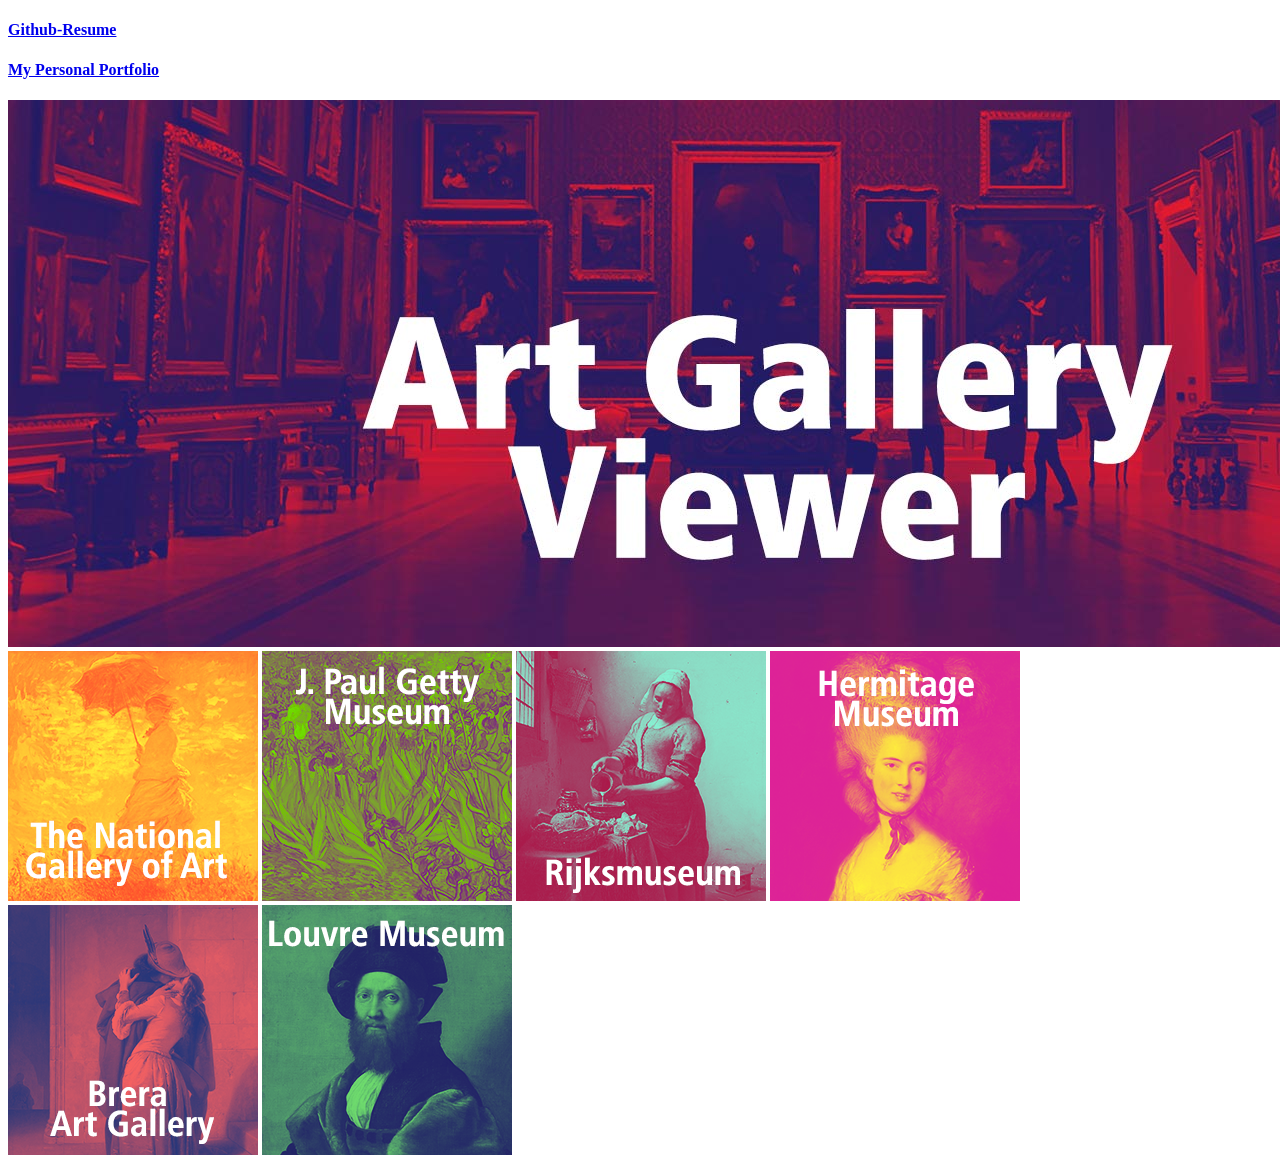
<file: index.html>
<!DOCTYPE html>


    <head>
        <title>CIS-255: Project A</title>
    </head>
<body>
     <h4><a href ="Resume.html">Github-Resume</a></h4>
    <h4><a href ="tjneebportfolio.online">My Personal Portfolio</a></h4>
    <header>
        <img src="images/gallery-header.jpg" alt="gallery header, a picture at the top of the page">
        
    </header>

    <main>

        <a href="gallery1.html"><img src="images/gallery1.png" alt=" "/></a>
        <a href="gallery2.html"><img src="images/gallery2.png" alt=" "/></a>
        <a href="gallery3.html"><img src="images/gallery3.png" alt=" "/></a>
        <a href="gallery4.html"><img src="images/gallery4.png" alt=" "/></a>
        <a href="gallery5.html"><img src="images/gallery5.png" alt=" "/></a>
        <a href="gallery6.html"><img src="images/gallery6.png" alt=" "/></a>

    </main>

</body>
</file>
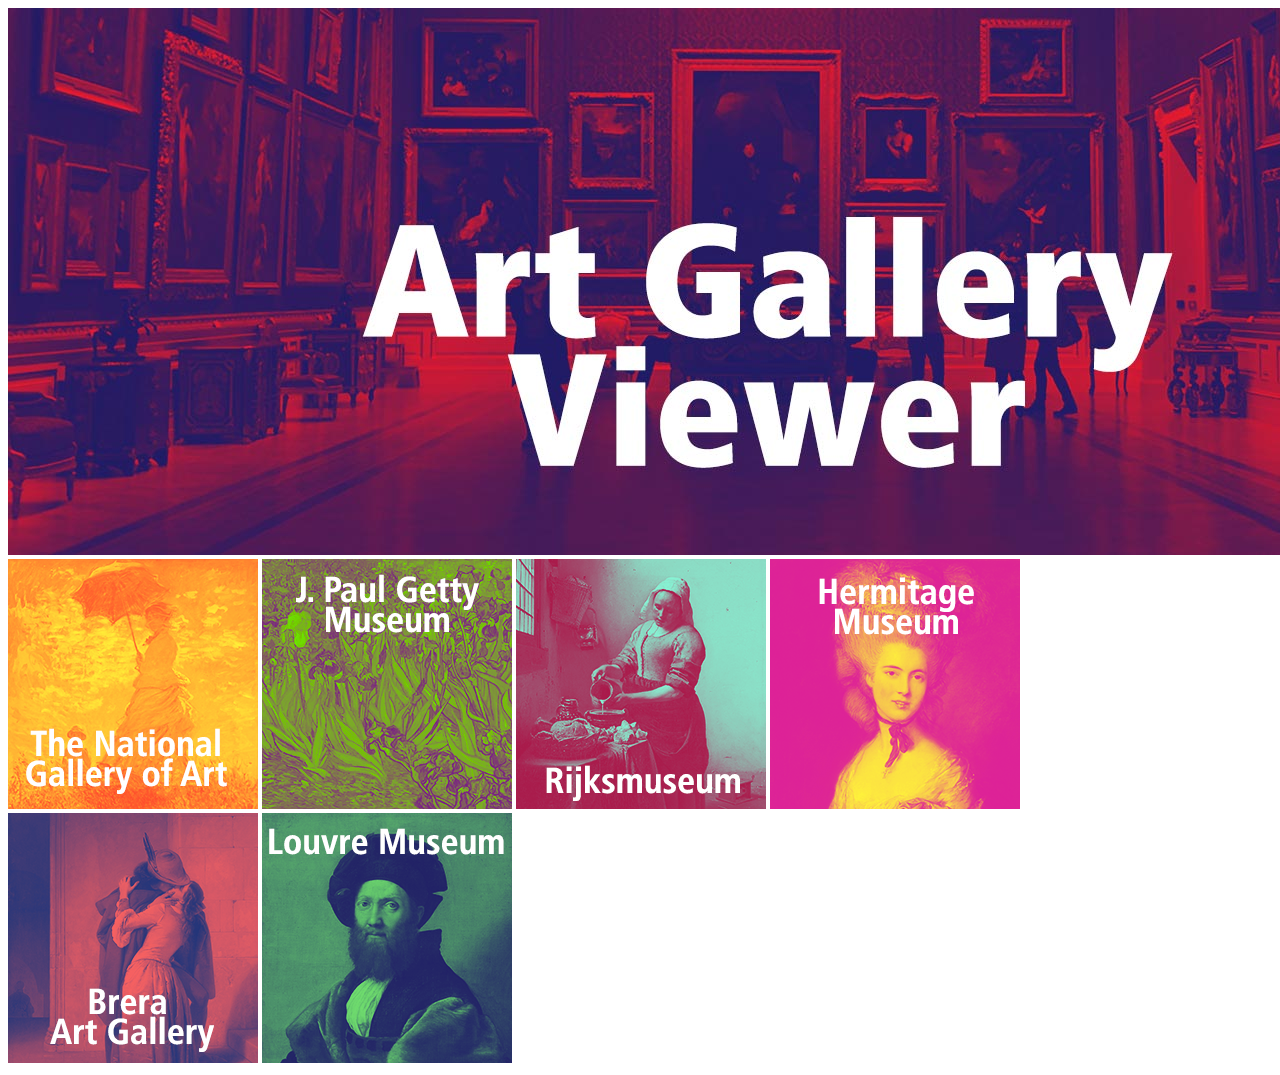
<file: project3/index.html>
<!DOCTYPE html>


    <head>
        <title>CIS-255: Project A</title>
    </head>
<body>
    <header>
        <img src="images/gallery-header.jpg" alt="gallery header, a picture at the top of the page">
        
    </header>

    <main>

        <a href="gallery1.html"><img src="images/gallery1.png" alt=" "/></a>
        <a href="gallery2.html"><img src="images/gallery2.png" alt=" "/></a>
        <a href="gallery3.html"><img src="images/gallery3.png" alt=" "/></a>
        <a href="gallery4.html"><img src="images/gallery4.png" alt=" "/></a>
        <a href="gallery5.html"><img src="images/gallery5.png" alt=" "/></a>
        <a href="gallery6.html"><img src="images/gallery6.png" alt=" "/></a>

    </main>

</body>
</file>
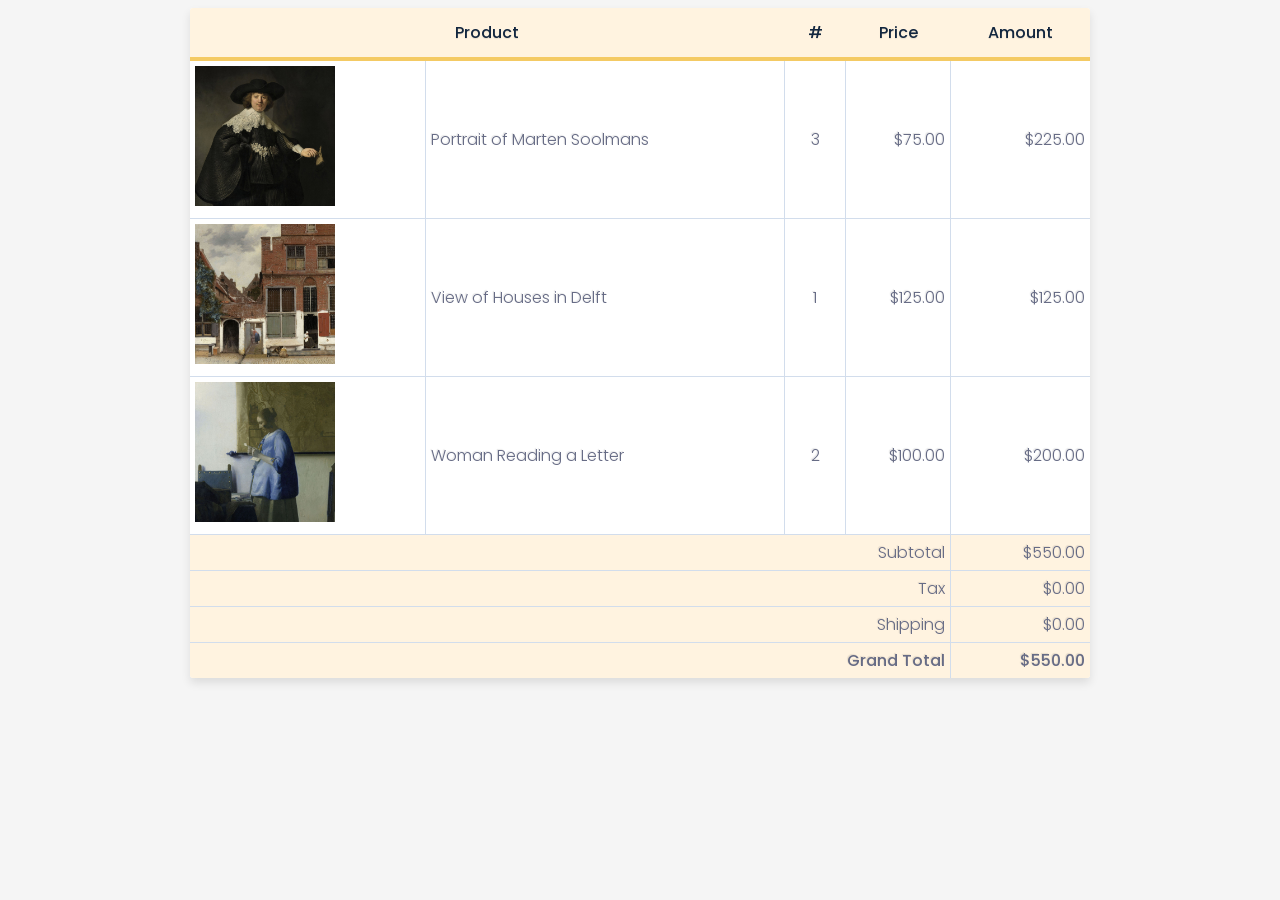
<file: Project8/index.html>
<!DOCTYPE html>
<html lang="en">
<head>
  <meta charset="utf-8" />
  <meta name="viewport" content="width=device-width, initial-scale=1.0" />
  <title>Chapter 08 - Project 01</title>
  <link href="https://fonts.googleapis.com/css2?family=Poppins:wght@300;400;500;600&display=swap" rel="stylesheet">
  <link href="styles.css" rel="stylesheet" />

  <script>
    const cart = [
      {
        product: { title: "Portrait of Marten Soolmans", filename: "105070.jpg", price: 75.0 },
        quantity: 3
      },
      {
        product: { title: "View of Houses in Delft", filename: "106060.jpg", price: 125.0 },
        quantity: 1
      },
      {
        product: { title: "Woman Reading a Letter", filename: "106050.jpg", price: 100.0 },
        quantity: 2
      }
    ];

    function calculateTotal(quantity, price) {
      return quantity * price;
    }

    function outputCartRow(item, total) {
      document.write("<tr>");
      document.write(`<td><img src="${item.product.filename}" width="140"></td>`);
      document.write(`<td>${item.product.title}</td>`);
      document.write(`<td class="center">${item.quantity}</td>`);
      document.write(`<td class="right">$${item.product.price.toFixed(2)}</td>`);
      document.write(`<td class="right">$${total.toFixed(2)}</td>`);
      document.write("</tr>");
    }

    // Prompt user for values
    const tax_rate = prompt('Enter tax rate (e.g., 0.10)');
    const shipping_threshold = prompt('Enter shipping threshold (e.g., 1000)');

    // Safely parse input
    const taxRate = isNaN(parseFloat(tax_rate)) ? 0 : parseFloat(tax_rate);
    const shippingThreshold = isNaN(parseFloat(shipping_threshold)) ? 0 : parseFloat(shipping_threshold);
  </script>
</head>

<body>
  <table class="table-fill">
    <thead>
      <tr>
        <th colspan="2">Product</th>
        <th>#</th>
        <th>Price</th>
        <th>Amount</th>
      </tr>
    </thead>
    <tbody>
      <script>
        let subtotal = 0;

        for (let i = 0; i < cart.length; i++) {
          const item = cart[i];
          const total = calculateTotal(item.quantity, item.product.price);
          subtotal += total;
          outputCartRow(item, total);
        }

        // Calculate shipping
        const shippingCost = subtotal > shippingThreshold ? 0 : 40;
        const tax = subtotal * taxRate;
        const grandTotal = subtotal + tax + shippingCost;

        // Log for debugging (optional)
        console.log("Subtotal:", subtotal);
        console.log("Shipping Threshold:", shippingThreshold);
        console.log("Shipping Cost:", shippingCost);

        // Output totals
        document.write(`<tr class="totals"><td colspan="4">Subtotal</td><td class="right">$${subtotal.toFixed(2)}</td></tr>`);
        document.write(`<tr class="totals"><td colspan="4">Tax</td><td class="right">$${tax.toFixed(2)}</td></tr>`);
        document.write(`<tr class="totals"><td colspan="4">Shipping</td><td class="right">$${shippingCost.toFixed(2)}</td></tr>`);
        document.write(`<tr class="totals"><td colspan="4" class="focus">Grand Total</td><td class="right focus">$${grandTotal.toFixed(2)}</td></tr>`);
      </script>
    </tbody>
  </table>
</body>
</html>
</file>
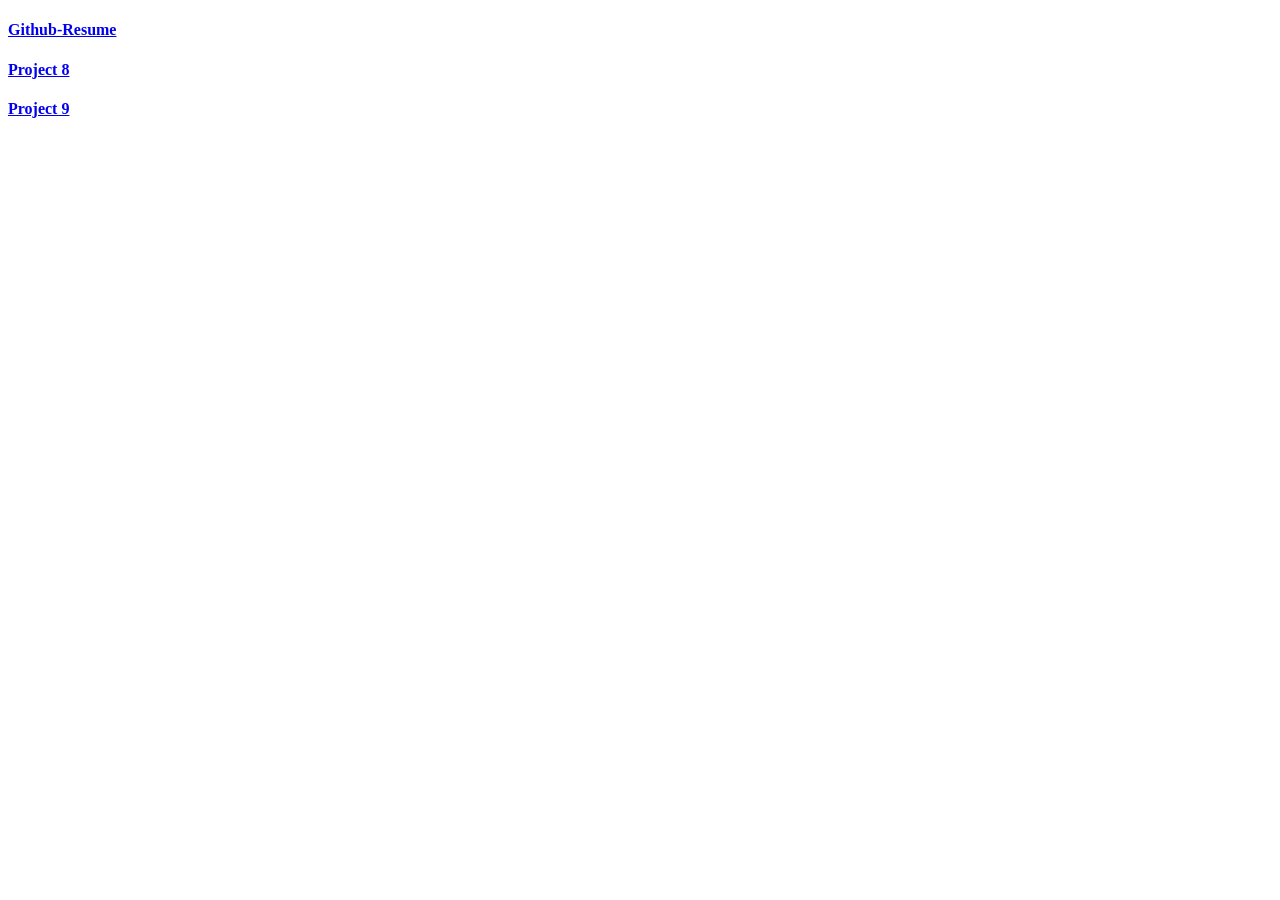
<file: Sites/index.html>
<!DOCTYPE html>


    <head>
        <title>All Sites</title>
    </head>
<body>
  
     <h4><a href ="Resume.html">Github-Resume</a></h4>
     <h4><a href ="/Project8/index.html"> Project 8 </a></h4>
         <h4><a href ="/Project9/index.html"> Project 9 </a></h4>

</body>
</file>
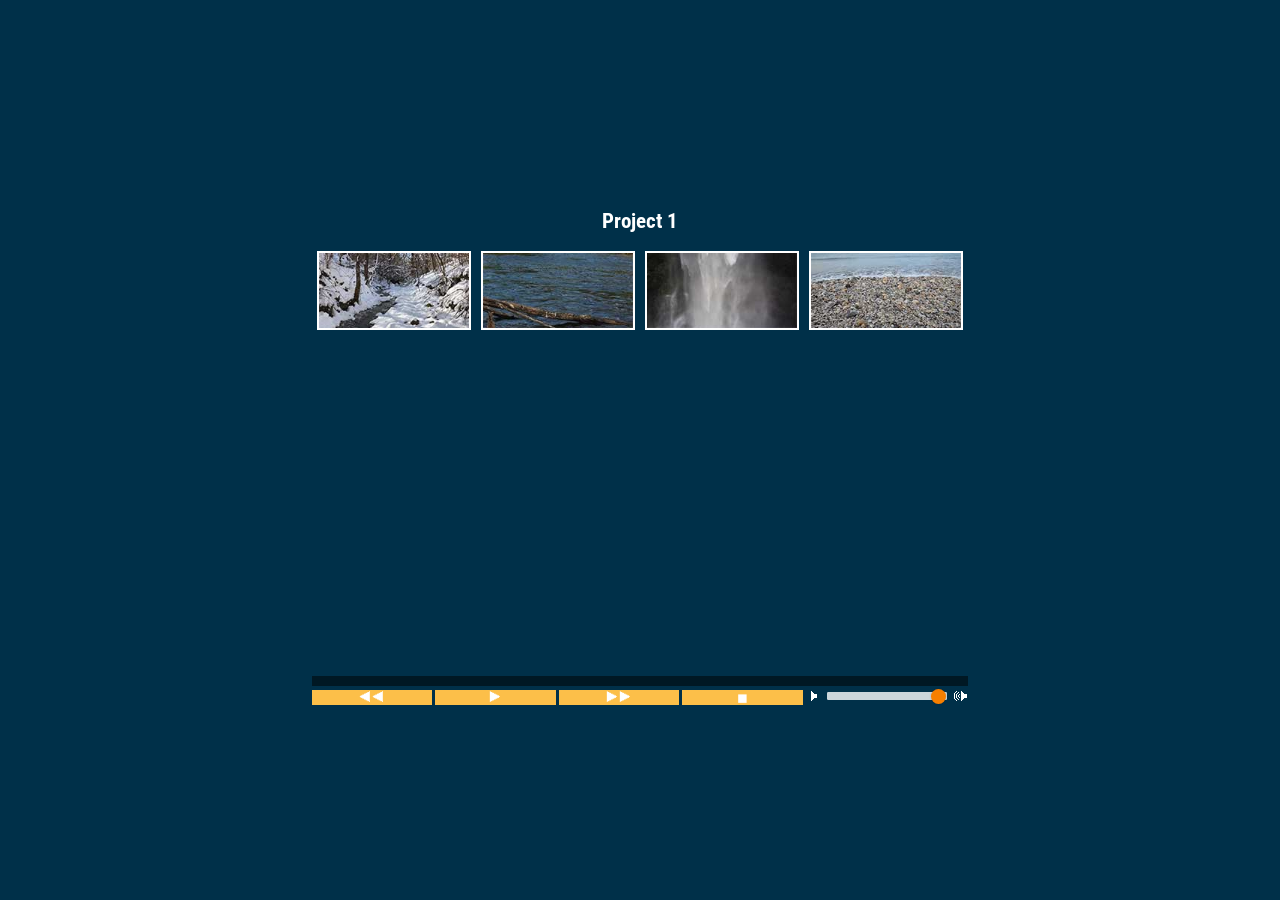
<file: Sites/Project9/index.html>
<!DOCTYPE html>
<html>
<head>
   <meta charset="utf-8"/>  
    <title>Lab 9</title>   

    <link href="https://fonts.googleapis.com/css?family=Roboto+Condensed" rel="stylesheet">  
    <link rel="stylesheet" href="ch09-proj01.css">
    
</head>
<body>


<h1>Project 1</h1>
<main>
   <aside></aside>
   <section>
      <video id="vidPlayer" >
         <source src="Nature-8399.mp4" />
      </video>
   
      <div id="controls">
        <div id="progress">
         <div id="progressFilled"></div>
        </div>
        <button data-skip="-5" >⯇⯇</button>
        <button id="play" title="Toggle Play">⯈</button>        
        <button data-skip="5" >⯈⯈</button>
        <button id="stop">◼</button>
         🕨
         <input type="range" id="volume" min="0" max="1" step="0.05" value="1"> 
        🕪
   
      </div>
   </section>

</main>
   
</body>

<script>
const symbolPlay = '⯈';
const symbolPause = '❚ ❚';
const files = ['Nature-8399','River-655','Waterfall-941','Wave-2737'];

const aside = document.querySelector('aside');
const video = document.getElementById('vidPlayer');
const source = video.querySelector('source');
const playButton = document.getElementById('play');
const stopButton = document.getElementById('stop');
const progressFilled = document.getElementById('progressFilled');

// Create clickable thumbnails
files.forEach(file => {
  const img = document.createElement('img');
  img.src = `${file}.jpg`;
  img.alt = file;
  img.style.cursor = 'pointer';
  img.addEventListener('click', () => {
    source.src = `${file}.mp4`;
    video.load();
    video.play();
    playButton.textContent = symbolPause;
  });
  aside.appendChild(img);
});

stopButton.addEventListener('click', () => {
  video.pause();
  video.currentTime = 0;
  playButton.textContent = symbolPlay;
  progressFilled.style.flexBasis = '0%';
});

const skipButtons = document.querySelectorAll('[data-skip]');
skipButtons.forEach(button => {
  button.addEventListener('click', () => {
    video.currentTime += parseFloat(button.dataset.skip);
  });
});

playButton.addEventListener('click', () => {
  if (video.paused) {
    video.play();
    playButton.textContent = symbolPause;
  } else {
    video.pause();
    playButton.textContent = symbolPlay;
  }
});

video.addEventListener('timeupdate', () => {
  const percent = (video.currentTime / video.duration) * 100;
  progressFilled.style.flexBasis = `${percent}%`;
});

const volumeSlider = document.getElementById('volume');
volumeSlider.addEventListener('input', () => {
  video.volume = volumeSlider.value;
});



















</script>












</html>
</file>
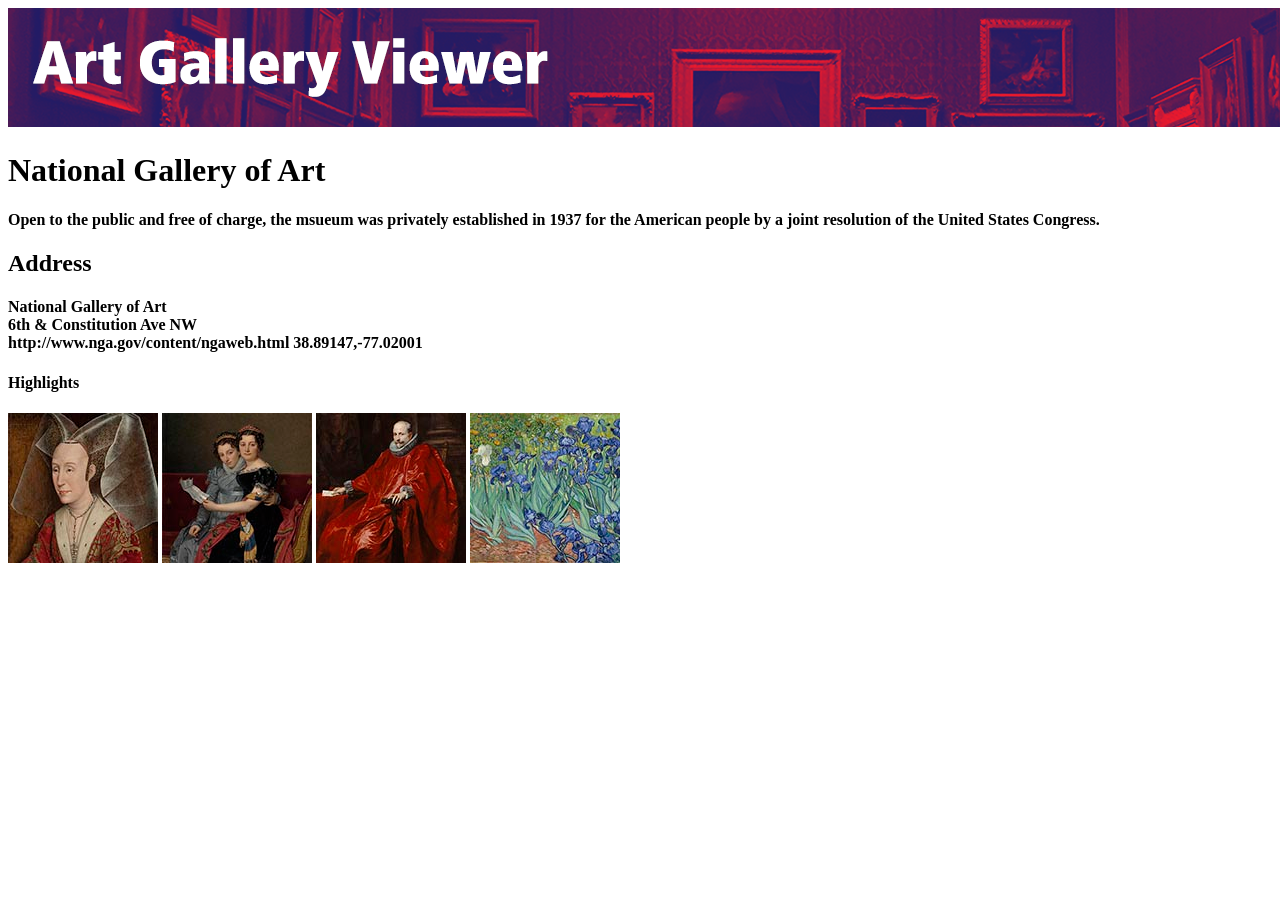
<file: gallery1.html>
<!DOCTYPE html>

<head>
    <title>
        CIS-255: Gallery1
    </title>
</head>

    <header>
        <img src="images/gallery-thin.png">


    </header>

    <main>
        <h1>National Gallery of Art</h1>
            <h4>Open to the public and free of charge, the msueum was privately established in 1937
                for the American people by a joint resolution of the United States Congress.
            </h4>

        <h2>Address</h2>
        <h4>
            National Gallery of Art <br>
            6th & Constitution Ave NW <br>
            http://www.nga.gov/content/ngaweb.html
            38.89147,-77.02001
        </h4>

        <h4>Highlights</h4>
            <img src="images/getty1.jpg">
            <img src="images/getty2.jpg">
            <img src="images/getty3.jpg">
            <img src="images/getty4.jpg">

    </main>
</file>
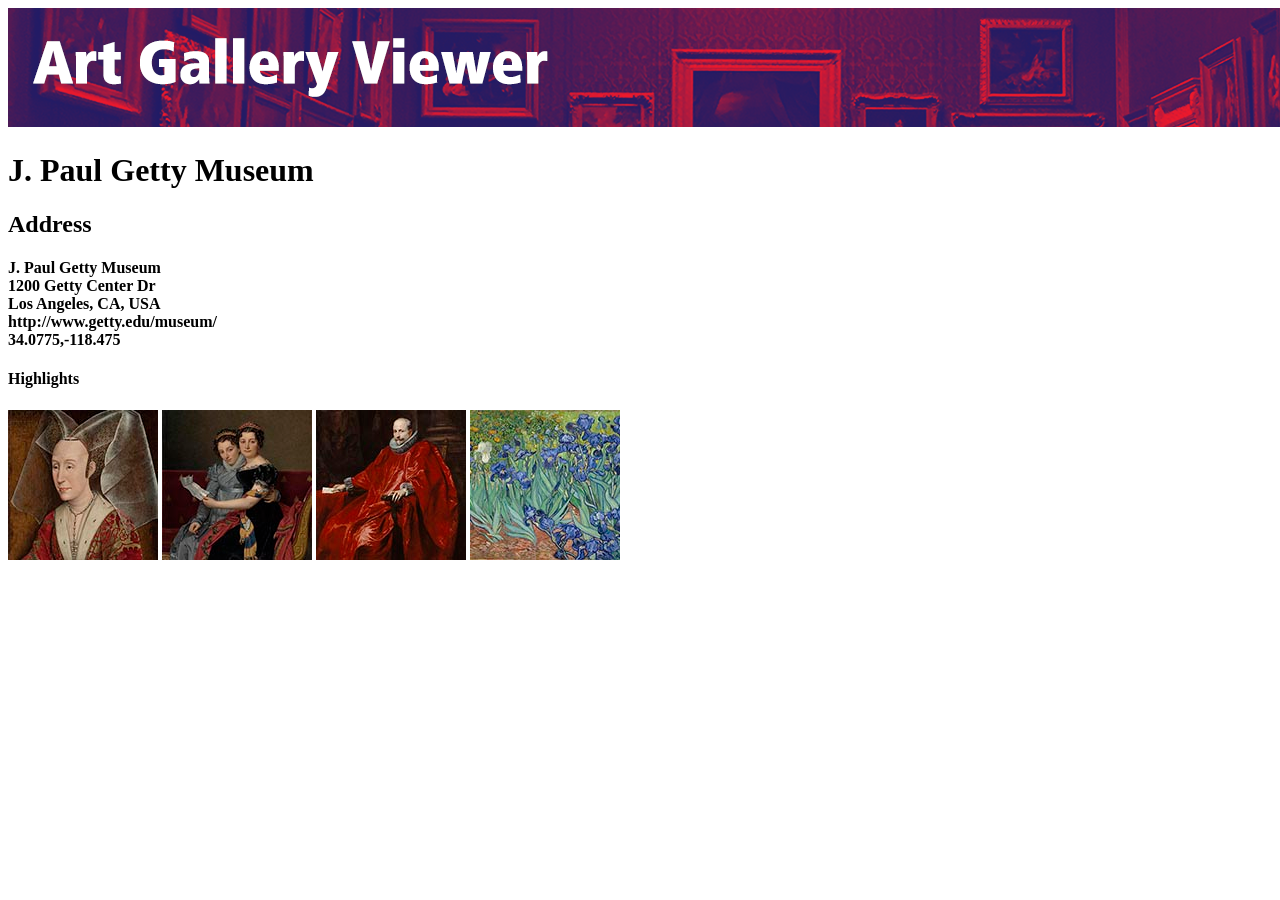
<file: gallery2.html>
<!DOCTYPE html>

<head>
    <title>
        CIS-255: Gallery2
    </title>
</head>

    <header>
        <img src="images/gallery-thin.png">


    </header>

    <main>
        <h1>J. Paul Getty Museum
        </h1>
            

        <h2>Address</h2>
        <h4>
            J. Paul Getty Museum <br>
            1200 Getty Center Dr<br>
            Los Angeles, CA, USA<br>
            http://www.getty.edu/museum/<br>
            34.0775,-118.475<br>
            
        </h4>

        <h4>Highlights</h4>
            <img src="images/getty1.jpg">
            <img src="images/getty2.jpg">
            <img src="images/getty3.jpg">
            <img src="images/getty4.jpg">

    </main>
</file>
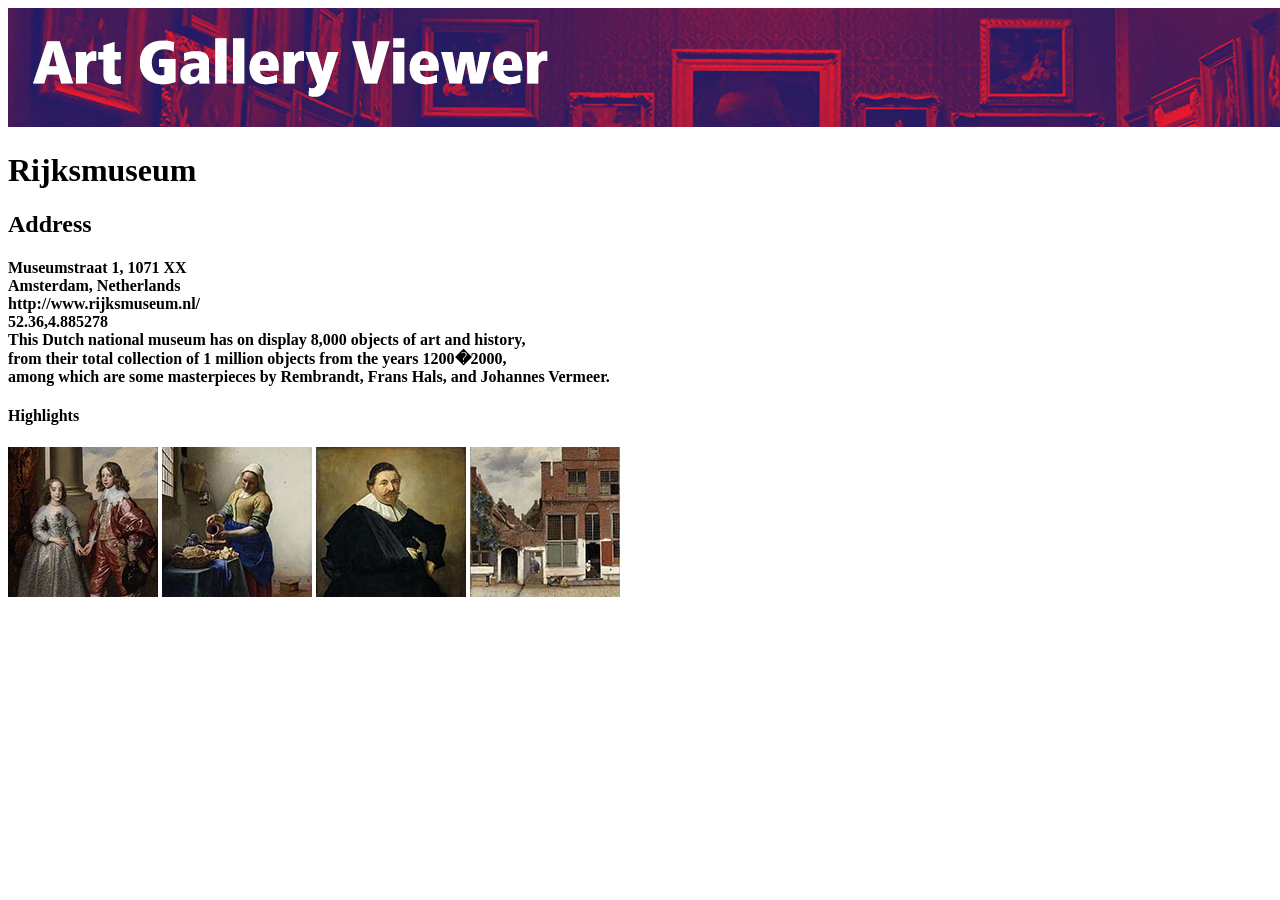
<file: gallery3.html>
<!DOCTYPE html>

<head>
    <title>
        CIS-255: Gallery3
    </title>
</head>

    <header>
        <img src="images/gallery-thin.png">


    </header>

    <main>
        <h1>Rijksmuseum
        </h1>
            

        <h2>Address</h2>
        <h4>
            Museumstraat 1, 1071 XX<br>
Amsterdam, Netherlands<br>
http://www.rijksmuseum.nl/<br>
52.36,4.885278<br>
This Dutch national museum has on display 8,000 objects of art and history, <br>
from their total collection of 1 million objects from the years 1200�2000, <br>
among which are some masterpieces by Rembrandt, Frans Hals, and Johannes Vermeer. <br>

            
        </h4>

        <h4>Highlights</h4>
            <img src="images/rijks1.jpg">
            <img src="images/rijks2.jpg">
            <img src="images/rijks3.jpg">
            <img src="images/rijks4.jpg">

    </main>
</file>
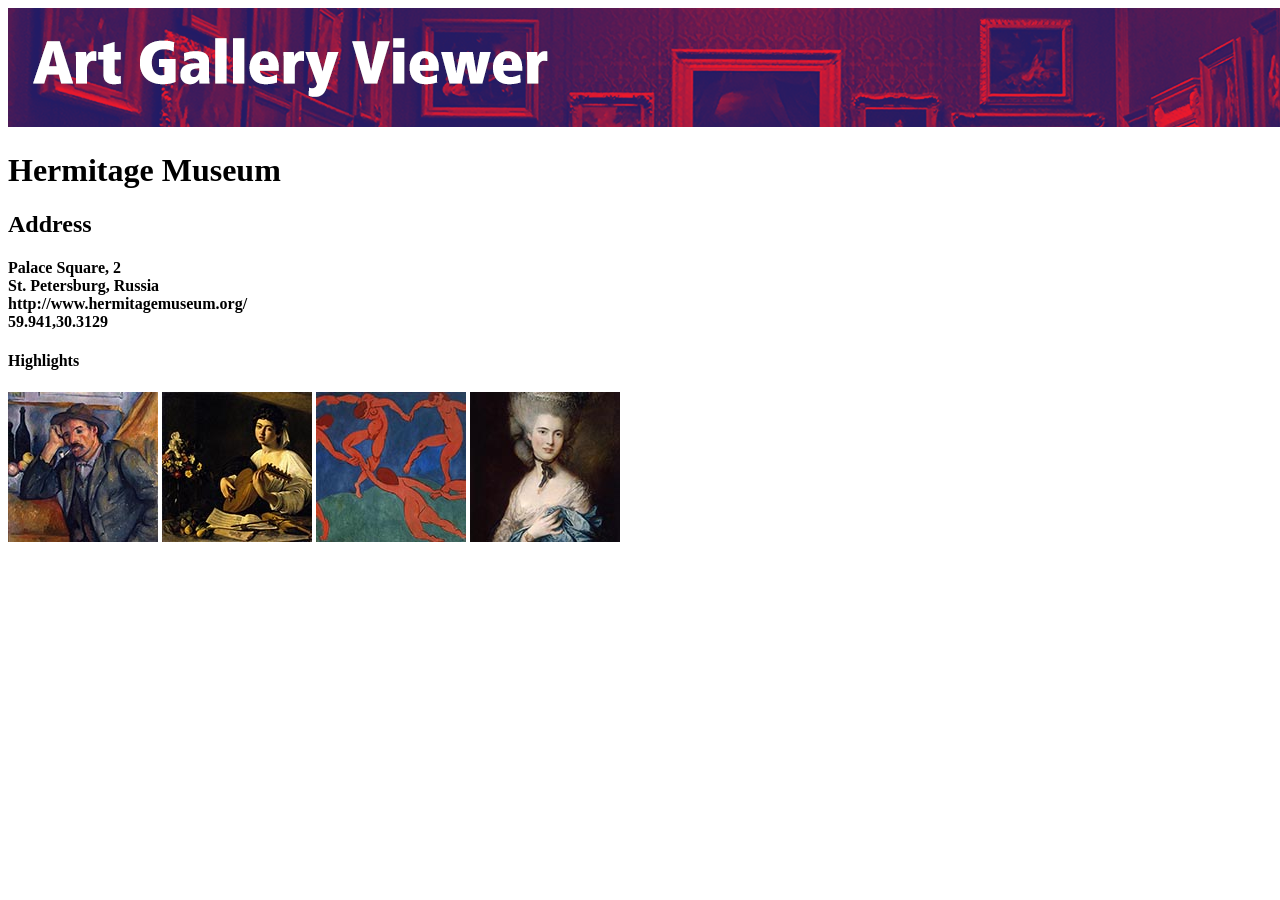
<file: gallery4.html>
<!DOCTYPE html>

<head>
    <title>
        CIS-255: Gallery4
    </title>
</head>

    <header>
        <img src="images/gallery-thin.png">


    </header>

    <main>
        <h1>Hermitage Museum
        </h1>
            

        <h2>Address</h2>
        <h4>
            Palace Square, 2<br>
            St. Petersburg, Russia<br>
            http://www.hermitagemuseum.org/<br>
            59.941,30.3129 <br>

            
        </h4>

        <h4>Highlights</h4>
            <img src="images/hermitage1.jpg">
            <img src="images/hermitage2.jpg">
            <img src="images/hermitage3.jpg">
            <img src="images/hermitage4.jpg">

    </main>
</file>
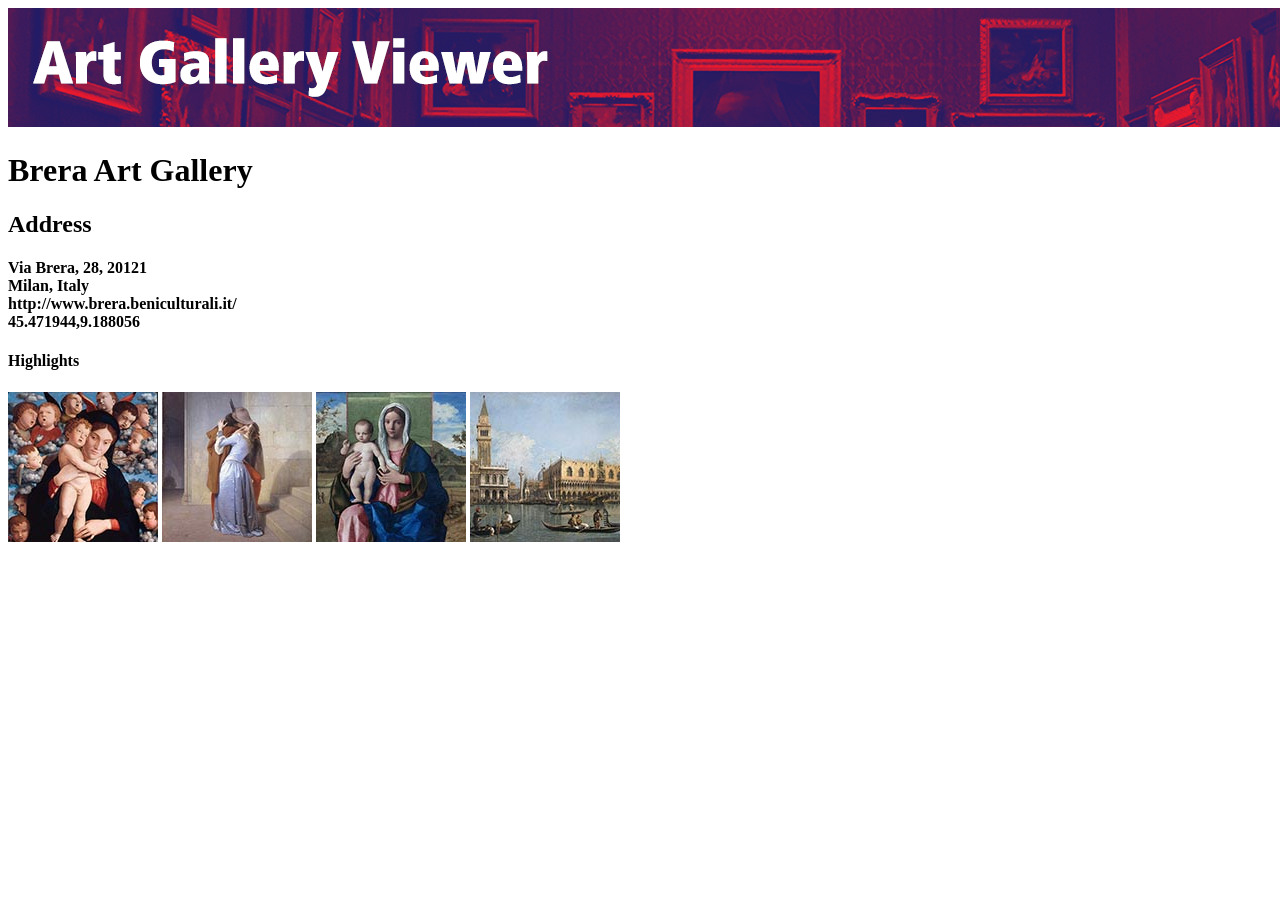
<file: gallery5.html>
<!DOCTYPE html>

<head>
    <title>
        CIS-255: Gallery5
    </title>
</head>

    <header>
        <img src="images/gallery-thin.png">


    </header>

    <main>
        <h1> Brera Art Gallery

        </h1>
            

        <h2>Address</h2>
        <h4>
            Via Brera, 28, 20121<br>
            Milan, Italy<br>
            http://www.brera.beniculturali.it/<br>
            45.471944,9.188056<br>

            
        </h4>

        <h4>Highlights</h4>
            <img src="images/brera1.jpg">
            <img src="images/brera2.jpg">
            <img src="images/brera3.jpg">
            <img src="images/brera4.jpg">

    </main>
</file>
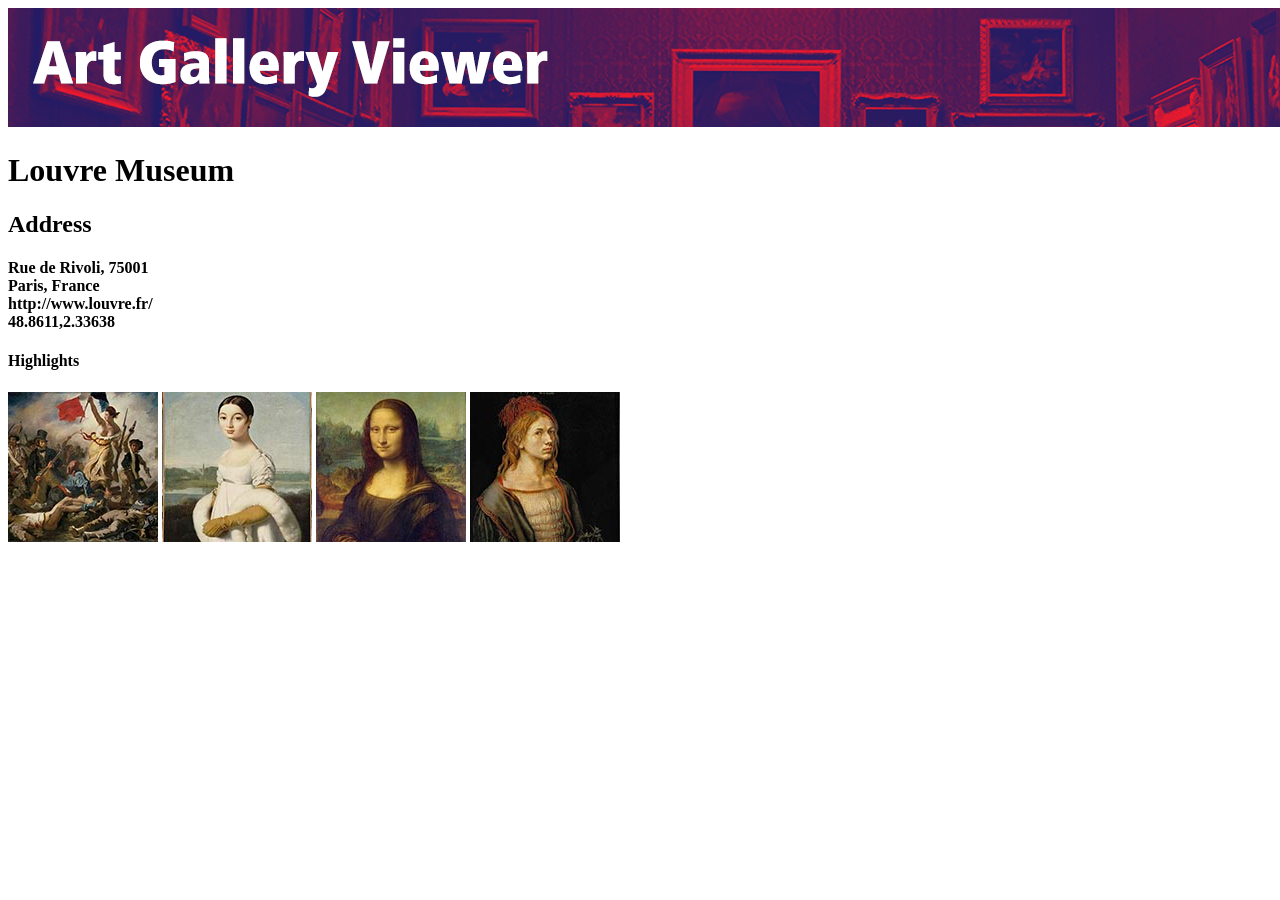
<file: gallery6.html>
<!DOCTYPE html>

<head>
    <title>
        CIS-255: Gallery6
    </title>
</head>

    <header>
        <img src="images/gallery-thin.png">


    </header>

    <main>
        <h1> Louvre Museum

        </h1>
            

        <h2>Address</h2>
        <h4>
            Rue de Rivoli, 75001<br>
            Paris, France<br>
            http://www.louvre.fr/<br>
            48.8611,2.33638<br>

            
        </h4>

        <h4>Highlights</h4>
            <img src="images/louvre1.jpg">
            <img src="images/louvre2.jpg">
            <img src="images/louvre3.jpg">
            <img src="images/louvre4.jpg">

    </main>
</file>
<file: Project8/styles.css>
body {
  background-color: #F5F5F5;
  font-family: "Poppins", helvetica, arial, sans-serif;
  font-size: 12px;
  font-weight: 400;
}

/*** Table Styles **/

.table-fill {
  background: white;
  border-radius:3px;
  border-collapse: collapse;

  margin: auto;
  max-width: 900px;
  padding:5px;
  width: 80%;
  box-shadow: 0 5px 10px rgba(0, 0, 0, 0.1);
}
 
th {
  color: #12263f;
  background: #FFF3E0;;
  border-bottom:4px solid #f4ca64;

  font-size:16px;
  font-weight: 500;
  padding:12px;
  text-align:center;
  text-shadow: 0 1px 1px rgba(0, 0, 0, 0.1);
  vertical-align:middle;
}

th:first-child {
  border-top-left-radius:3px;
}
 
th:last-child {
  border-top-right-radius:3px;
  border-right:none;
}
  
tr {
  border-top: 1px solid #d2ddec;
  border-bottom: 1px solid #d2ddec;
  color:#666B85;
  font-size:16px;
  font-weight:normal;
  text-shadow: 0 1px 1px rgba(256, 256, 256, 0.1);
}
 
 
tr:first-child {
  border-top:none;
}
tr:last-child {
  border-bottom:none;
}
tr:last-child td:first-child {
  border-bottom-left-radius:3px;
}
 
tr:last-child td:last-child {
  border-bottom-right-radius:3px;
}
 
td {
  background:#FFFFFF;
  padding:5px;
  text-align:left;
  vertical-align:middle;
  font-weight:300;
  font-size:16px;
  text-shadow: -1px -1px 1px rgba(0, 0, 0, 0.1);
  border-right: 1px solid #d2ddec;
}

td:last-child {
  border-right: 0px;
}

tr.totals td {
    background:#FFF3E0;
    text-align: right;

}

td.right {
  text-align: right;
}
td.center {
  text-align: center;
}


.table-fill img {
  width: 140px;
}
.painting {
  width: 130px;
}
td.focus {
  font-weight: 500;
}
</file>
<file: Sites/Project9/ch09-proj01.css>
body {
   font-family: 'Roboto Condensed', sans-serif;
   background:#003049;
   min-height:100vh;    
   margin: 0;
   padding: 0;
   display:flex;
   flex-direction: column;
   align-items: center;
   justify-content: center;
 }
 h1 {    
    color: white;
    font-size: 1.3em;    
 }

aside {
  margin-bottom: 5px;
}

aside img {
  width: 150px;
  margin: 5px;
  border: 2px solid white;
  cursor: pointer;
}


#vidPlayer {
  width: 100%;
}
 
#controls button {
  margin: 0.25em .25em 0 0;;
  background:#fcbf49;
  border:0;
  color:white;
  text-align: center;
  padding: 0;
  cursor:pointer;
}

 
 .player__slider {
   width:10px;
   height:30px;
 }
 
#controls {
   display:flex;
   width: 100%;
   flex-wrap:wrap;
   color: white;
 }
 
/* set all elements within controls to use flex */
#controls > * {
   flex:1;
 }
 
#progress {
  flex:auto;
   position: relative;
   display:flex;
   flex-basis:100%;
   height:10px;
   transition:height 0.3s;
   background:rgba(0,0,0,0.5);
 }
 
 #progressFilled {
   width:50%;
   background:#f77f00;
   flex:0;
   flex-basis:0%;
 }

 
 /* CSS to style input type="range"
    Copied from Wes Bos’s JavaScript 30 sample project 
    (https://javascript30.com/), and is used with permission.

 */
 

 input[type=range] {
  -webkit-appearance: none;
  background:transparent;
  width: 100%;
  margin: 0 5px;
}
input[type=range]:focus {
  outline: none;
}
input[type=range]::-webkit-slider-runnable-track {
  width: 100%;
  height: 8.4px;
  cursor: pointer;
  box-shadow: 1px 1px 1px rgba(0, 0, 0, 0), 0 0 1px rgba(13, 13, 13, 0);
  background: rgba(255,255,255,0.8);
  border-radius: 1.3px;
  border: 0.2px solid rgba(1, 1, 1, 0);
}
input[type=range]::-webkit-slider-thumb {
  height: 15px;
  width: 15px;
  border-radius: 50px;
  background: #f77f00;
  cursor: pointer;
  -webkit-appearance: none;
  margin-top: -3.5px;
  box-shadow:0 0 2px rgba(0,0,0,0.2);
}
input[type=range]:focus::-webkit-slider-runnable-track {
  background: #eae2b7;
}
input[type=range]::-moz-range-track {
  width: 100%;
  height: 8.4px;
  cursor: pointer;
  box-shadow: 1px 1px 1px rgba(0, 0, 0, 0), 0 0 1px rgba(13, 13, 13, 0);
  background: #ffffff;
  border-radius: 1.3px;
  border: 0.2px solid rgba(1, 1, 1, 0);
}
input[type=range]::-moz-range-thumb {
  box-shadow: 0 0 0 rgba(0, 0, 0, 0), 0 0 0 rgba(13, 13, 13, 0);
  height: 15px;
  width: 15px;
  border-radius: 50px;
  background: #ffc600;
  cursor: pointer;
}
</file>
